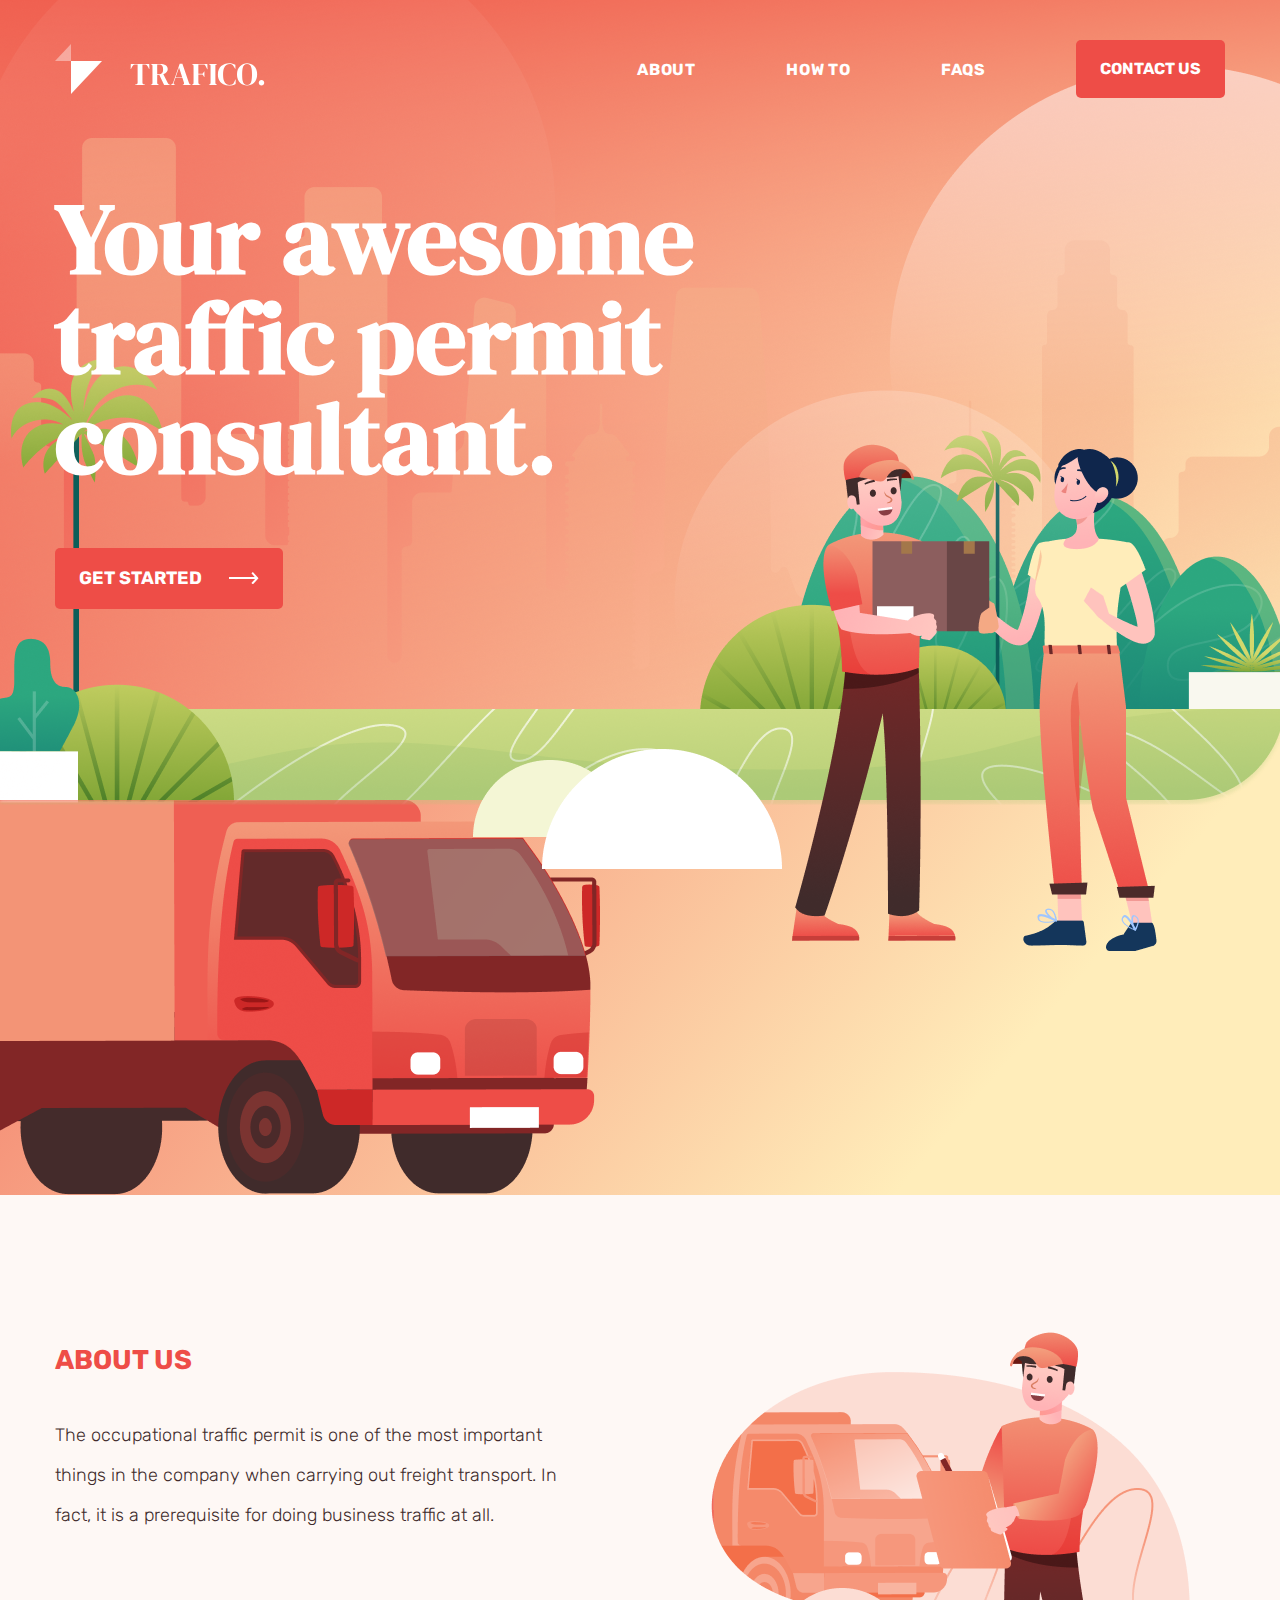
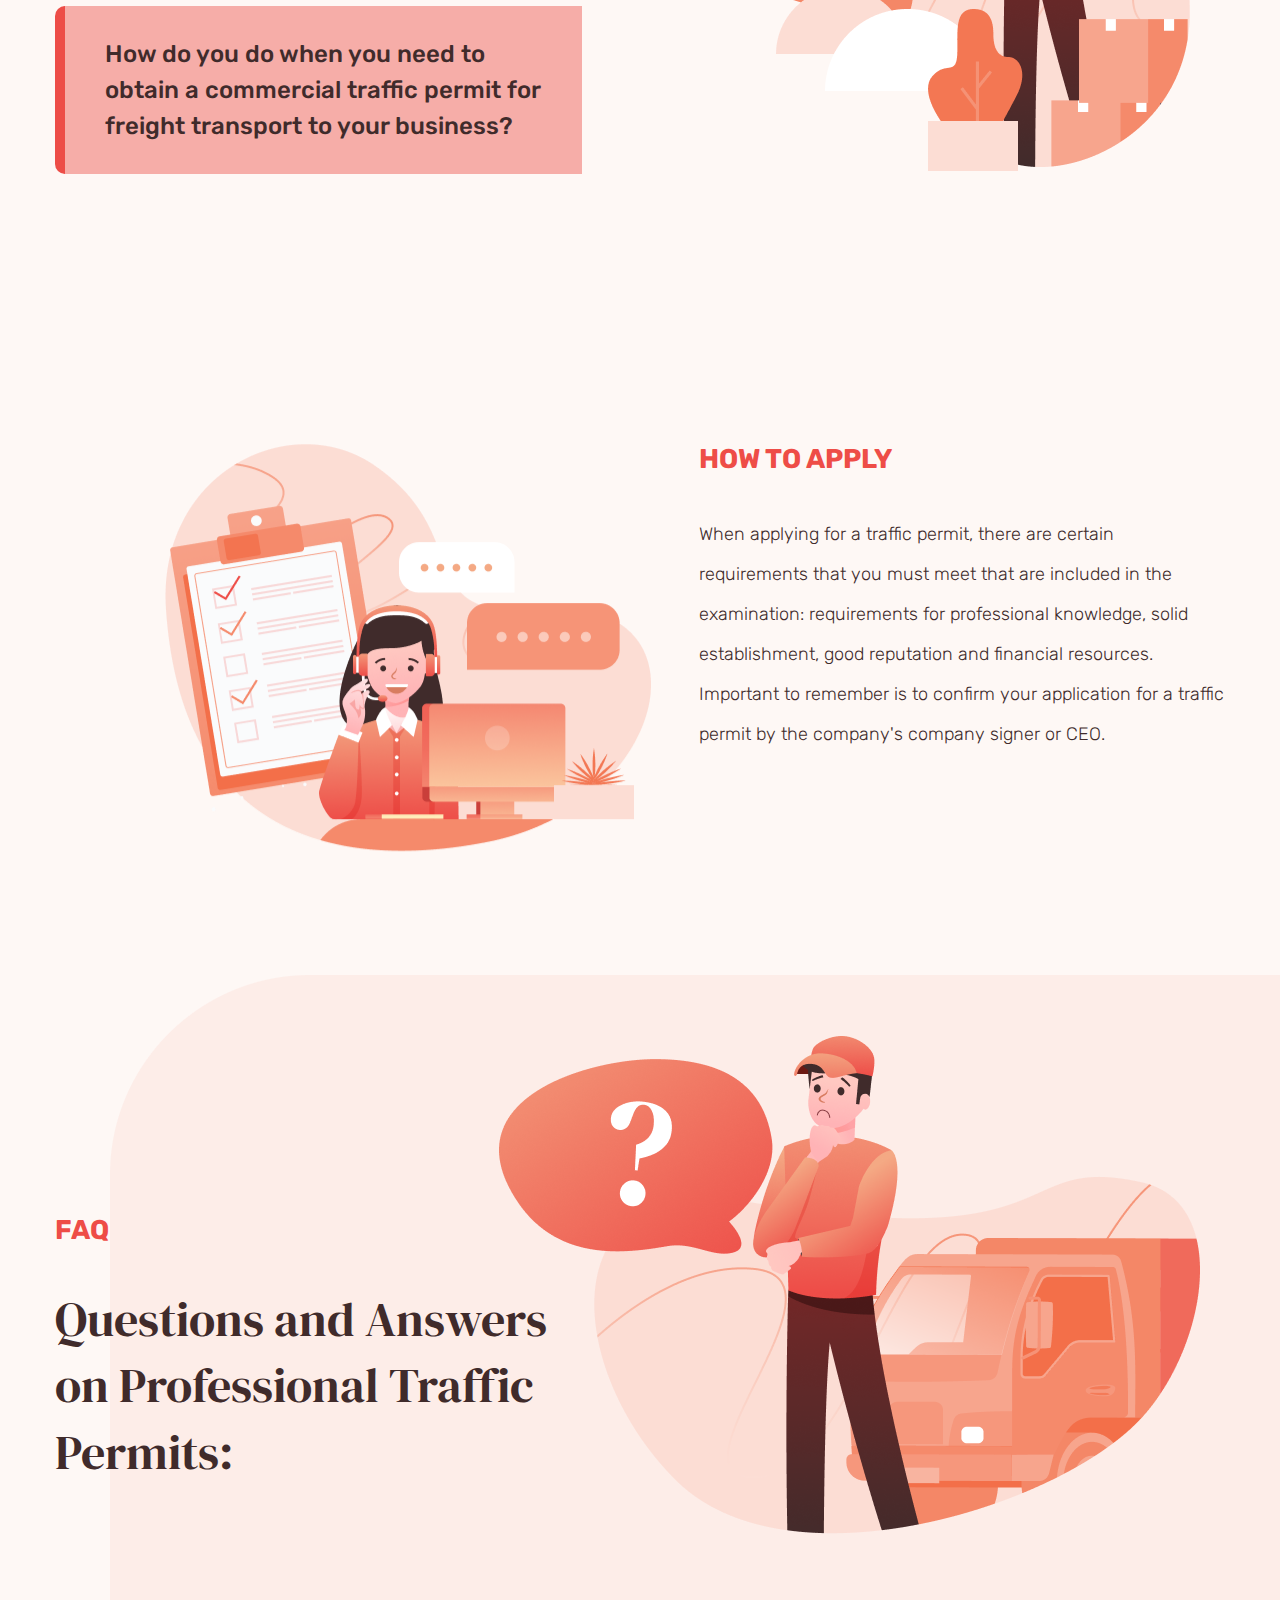
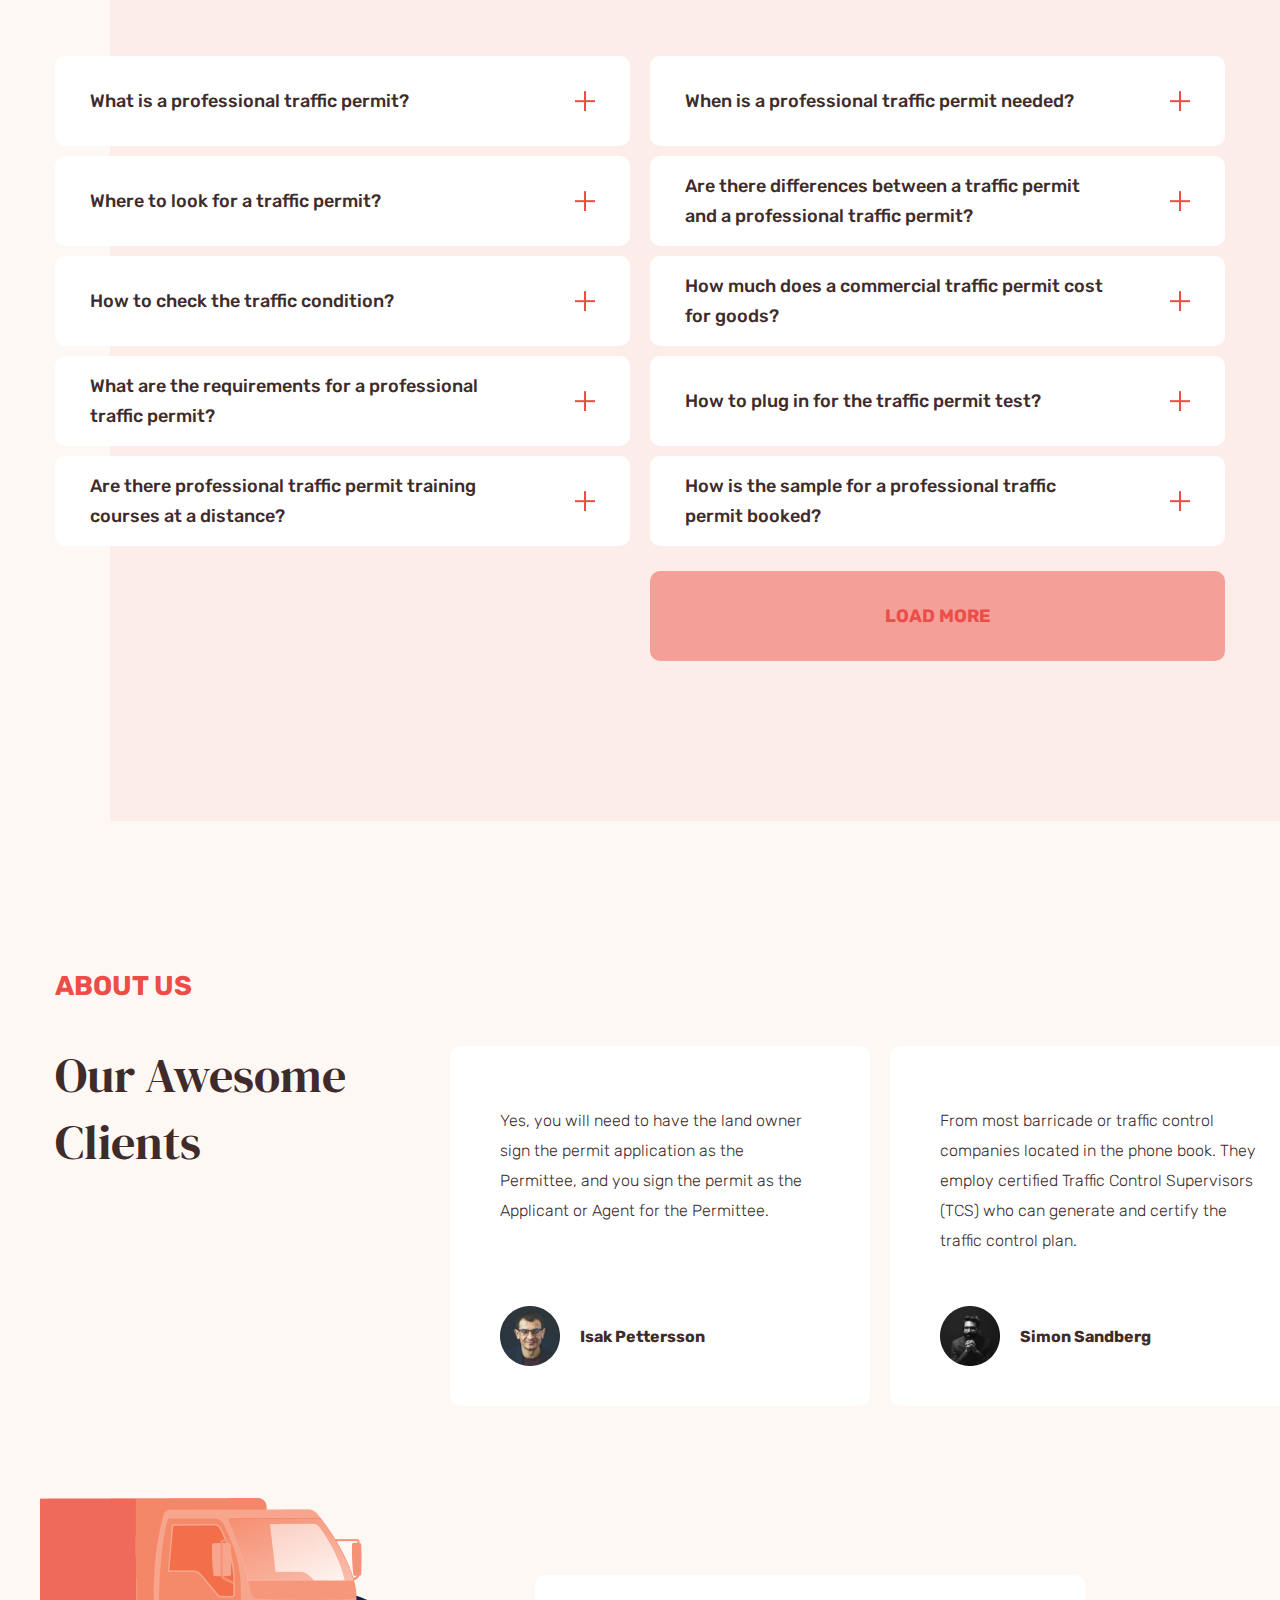
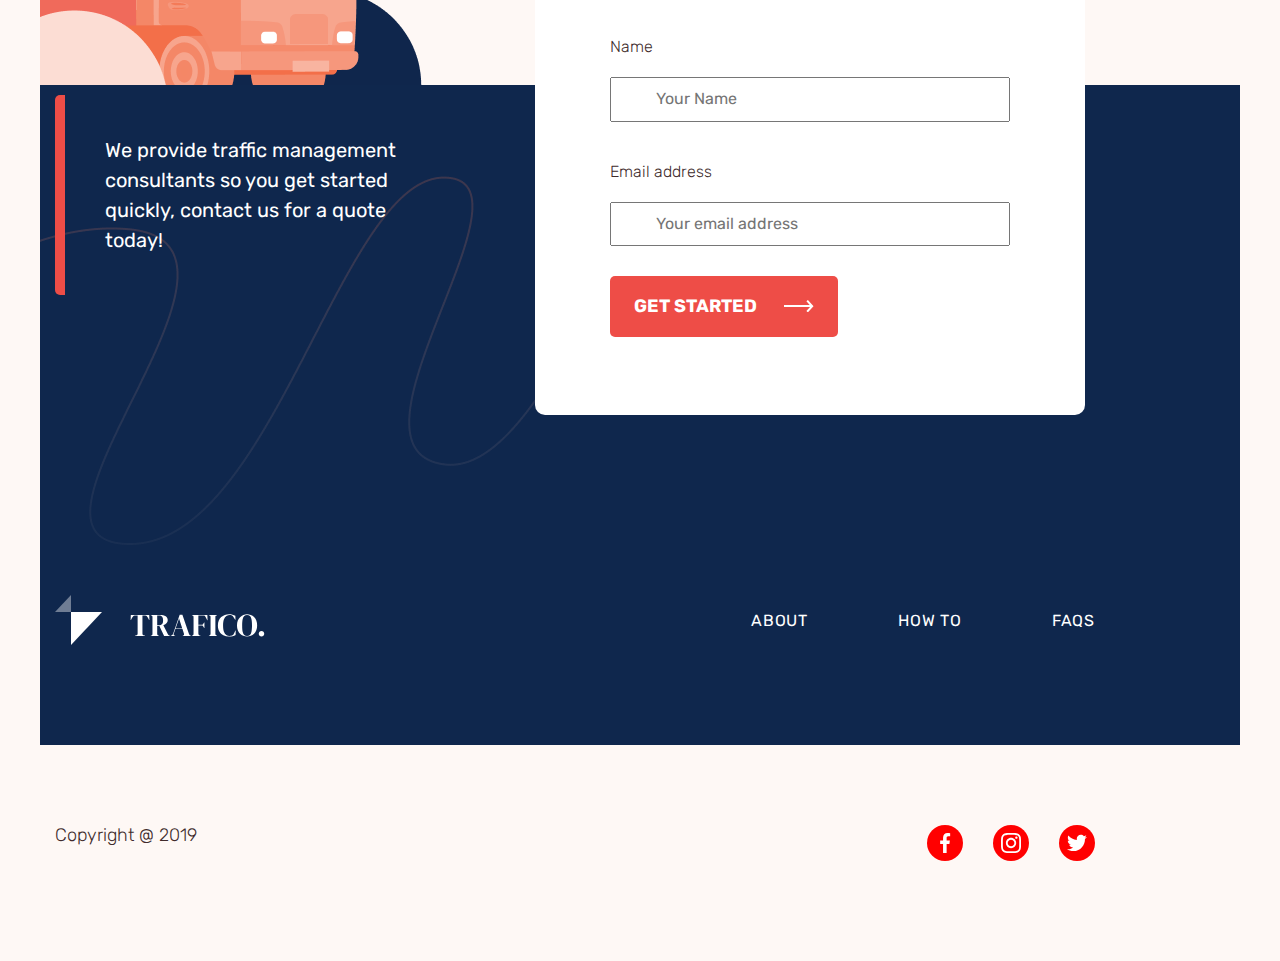
<file: index.html>
<!DOCTYPE html>
<html lang="en">
<head>
    <meta charset="UTF-8">
    <meta name="viewport" content="width=device-width, initial-scale=1.0">
    <title>Document</title>
    <link href="https://fonts.googleapis.com/css2?family=DM+Serif+Display&family=Rubik:wght@400;500;700;900&display=swap" rel="stylesheet">
    <link rel="stylesheet" href="https://cdnjs.cloudflare.com/ajax/libs/modern-normalize/0.6.0/modern-normalize.min.css">  
    <link rel="stylesheet" href="./css/styles.css">
    
</head>

<body class="page">

    <header class="header">
             
        
        <div class="container ">

           
            
            <nav class="navigation">

                <a href="./index.html"> 
                    <img src="./images/logo.svg" alt="логотип компании" class="logo">
                </a>

                 

                <ul class="navigation-list">

                    <li  class="navigation-item"> <a href="" class="navigation-link"> ABOUT </a> </li>
                    <li  class="navigation-item" > <a href="./howto.html" class="navigation-link"> HOW TO</a>  </li>
                    <li  class="navigation-item"> <a href="" class="navigation-link" > FAQS </a>  </li>
                    <li  class="navigation-item"> <button class="btn"> CONTACT US </button> </li>
                </ul>
                
            </nav>

            <h1 class="header-title"> Your awesome traffic permit consultant. </h1>
            
            <button class="btn header-btn"> GET STARTED <span class="arrow-icon"> </span>  </button>
            
             
        </div>
        
    </header>

    <main>

         

        <section class="section ">
            
            <div class="container block-about">

                <div class="content-container">
                    <h2 class="section-title"> ABOUT US </h2>
                    <p class="section-text"> The occupational traffic permit is one of the most important things
                        in the company when carrying out freight transport. In fact,
                        it is a prerequisite for doing business traffic at all. 
                    </p>

                    <div class="notify-paragraph">

                        <p class="notify-text" >
                        How do you do when you need to obtain a commercial traffic permit 
                        for freight transport to your business?

                        </p>


                    </div>


                </div>
             
            </div>

        </section>

        <section class="section ">
            
            <div class="container block-how-to-apply">

                <div class="content-container">
                    <h2 class="section-title"> HOW TO APPLY </h2>
                    <p class="section-text"> When applying for a traffic permit, there are certain requirements that you must meet that are included in the examination: requirements for professional knowledge, solid establishment, good reputation and financial resources. Important to remember is to confirm your application for a traffic permit by the company's company signer or CEO.
                    </p>

                

                </div>

            </div>
                
            
           
        </section>

        <section class="section  ">

            
            <div class="container block-faq">

                <h2 class="section-title "> FAQ </h2>

                 <p class="faq-text"> Questions and Answers <br> on Professional Traffic <br> Permits: </p>
       
                <ul class="faq-list">

                    <li class="faq-item">

                   
                        <h3 class="faq-question"> What is a professional traffic permit?  </h3>
                        <span class="icon-plus">  </span>
                    
                    
                    </li>

                    <li class="faq-item">

                        <h3 class="faq-question">When is a professional traffic permit needed?</h3>
                        <span class="icon-plus">  </span>
                    
                    </li>

                    <li class="faq-item">

                        <h3 class="faq-question">Where to look for a traffic permit?</h3>
                        <span class="icon-plus">  </span>

                    </li>

                    <li class="faq-item">

                        <h3 class="faq-question">Are there differences between a traffic permit and a professional traffic permit?</h3> 
                        <span class="icon-plus">  </span>

                    </li>

                    <li class="faq-item">

                        <h3 class="faq-question"> How to check the traffic condition? </h3>
                        <span class="icon-plus">  </span>

                    </li>

                    <li class="faq-item">

                        <h3 class="faq-question">How much does a commercial traffic permit cost for goods?</h3>
                        <span class="icon-plus">  </span>
                    
                    </li>

                    <li class="faq-item">

                        <h3 class="faq-question">What are the requirements for a professional traffic permit?</h3>
                        <span class="icon-plus">  </span>

                    </li>

                    <li class="faq-item">

                    <h3 class="faq-question"> How to plug in for the traffic permit test? </h3>
                    <span class="icon-plus">  </span>

                    </li>

                    <li class="faq-item">

                        <h3 class="faq-question"> Are there professional traffic permit training courses at a distance? </h3>
                        <span class="icon-plus">  </span>

                    </li>

                    <li class="faq-item">

                        <h3 class="faq-question">  How is the sample for a professional traffic permit booked? </h3>
                        <span class="icon-plus">  </span>

                    </li>

                    

                </ul>

                <button class="faq-button">  LOAD MORE    </button>

            </div>
       
       
        </section>

        <section class="section">

            <div class="container block-about-us">

                <h2 class="section-title"> ABOUT US </h2>

                <p class="about-us-text"> Our Awesome <br> Clients </p>

                <ul class="about-us__list">

                    <li class="about-us__item">
                        <p class="about-us__text"> Yes, you will need to have the land owner sign the permit application as the Permittee, and you sign the permit as the Applicant or Agent for the Permittee. </p>

                        <div class="about-us__content-container">
                            <img src="./images/client-1.jpg" alt="фото первого клиента" width="60" height="60">
                            <h3 class="about-us__name"> Isak Pettersson </h3>
                        </div>
                    </li>

                    <li class="about-us__item">
                        <p class="about-us__text"> From most barricade or traffic control companies located in the phone book. They employ certified Traffic Control Supervisors (TCS) who can generate and certify the traffic control plan. </p>

                        <div class="about-us__content-container">
                            <img src="./images/client-2.jpg" alt="фото второго клиента " width="60" height="60">
                            <h3 class="about-us__name" > Simon Sandberg </h3>
                        </div>

                    </li>
                    
                </ul>

            </div>

        </section>

       

    </main>

    <footer class="footer">
        
        <div class="container footer-container">

            <div class="form-container">

                <div class="notice-container"> 
                    <p class="notice-text"> We provide traffic management consultants so you get
                    started quickly, contact us for a quote today!
                    </p>
                </div>

                <form class="footer-form">  

                    <div class="form-field">
                        
                        <label for="Name"> Name </label>

                        <input type="text" id="Name" placeholder=" Your Name ">

                    </div>
            
                    <div class="form-field">

                        <label for="Email"> Email address </label>
                        <input type="text" id="Email"  placeholder=" Your email address ">

                    </div>
          
                    <button class="btn header-btn"> GET STARTED <span class="arrow-icon"> </span>  </button>

                </form>


            </div>

            <nav class="navigation">

                <a href="./index.html">
                     <img src="./images/logo.svg" alt="логотип компании" class="logo">
                </a>

                <ul class="navigation-list ">

                    <li  class="navigation-item"> <a href="" class="navigation-link"> ABOUT </a> </li>
                    <li  class="navigation-item" > <a href="./howto.html" class="navigation-link"> HOW TO</a>  </li>
                    <li  class="navigation-item"> <a href="" class="navigation-link" > FAQS </a>  </li>
                   
                </ul>
                
            </nav>


        </div>

        <div class="container footer-bottom">

            <p class="copyright"> Copyright @ 2019 </p>

            <ul class=" social-list">


                <li class="social-item">

                    <a href="" aria-label="Facebook" class="social-links">

                        <svg class="social-icon" width="20" height="20" >

                            <use href="./images/symb.svg#icon-social-link-facebook"> </use>

                        </svg>

                    </a>

                </li>
                        
                <li class="social-item">


                    <a href="" aria-label="Instagram" class="social-links">

                        <svg class="social-icon" width="20" height="20" >

                            <use href="./images/symb.svg#icon-social-link-instagram"> </use>

                        </svg>

                    </a>

                               
                </li>

                <li class="social-item">

                    <a href="" aria-label="Twitter" class="social-links">

                        <svg class="social-icon" width="20" height="20" >

                            <use href="./images/symb.svg#icon-social-link-twitter"> </use>

                        </svg>

                    </a>

                </li>

                                

                                
                                
                               
            </ul>


        </div>

    </footer>
    
    
</body>

</html>
</file>
<file: css/styles.css>
html {
	box-sizing: border-box;
}

*,
*::before,
*::after {
	box-sizing: inherit;
}

img {
	display: block;
}
svg {
	display: block;
	max-width: 100%;
	height: auto;
}

a {
	display: block;
}

:root {
	--main-background: #fef8f5;
	--header-title-and-bcg-item: white;
	--accent-text: #ee4d47;
	--main-color-text: #402b2b;
}
.page {
	background: var(--main-background);

	font-family: Rubik;
	font-size: 18px;
	color: var(--main-color-text);
	margin-left: auto;
	margin-right: auto;
}

.container {
	width: 1200px;
	padding-left: 15px;
	padding-right: 15px;
	margin-left: auto;
	margin-right: auto;
}

.header {
	position: relative;
	height: 1195px;
	max-width: 1600px;
	margin-left: auto;
	margin-right: auto;

	background-color: var(--main-background);
	background-image: url(../images/main-bcg.png), url(../images/mobel.png),
		linear-gradient(310.49deg, #ffedba 16.76%, #ee4d47 92%);
	background-repeat: no-repeat, no-repeat, no-repeat;
	background-position: 0 0, bottom left, 0 0;
}
.logo {
	fill: white;
	width: 212px;
	height: 50px;
	display: block;
}
.btn {
	background: #ee4d47;
	border-radius: 5px;
	border: 0px;
	padding: 20px 24px;
	color: var(--header-title-and-bcg-item);
	font-weight: bold;
	cursor: pointer;
}
.arrow-icon {
	display: inline-block;
	width: 30px;
	height: 12px;
	background-image: url(../images/arrow-right.svg);
	background-repeat: no-repeat;
	margin-left: 23px;
}
.header-title {
	font-family: DM Serif Display;
	color: var(--header-title-and-bcg-item);
	font-size: 100px;
	line-height: 100%;
	width: 741px;
	height: 300px;
	margin-bottom: 60px;
	margin-top: 0px;
}
.navigation {
	display: flex;
	align-items: center;
	padding-top: 40px;
	margin-bottom: 90px;
}
.navigation-list {
	list-style: none;
	display: flex;
	align-items: center;
	margin-left: auto;
	margin-top: 0;
	margin-bottom: 0;
	padding-left: 0;
}
.navigation-item {
	font-weight: bold;
	font-size: 16px;
	line-height: 19px;
	letter-spacing: 0.05em;
	font-style: normal;
}
.navigation-item:not(:last-child) {
	margin-right: 90px;
}
.navigation-link {
	text-decoration: none;
	color: #ffffff;
}
.block-about {
	display: flex;
	background-image: url(../images/image-1.png);
	background-repeat: no-repeat;
	background-position: right;
	padding-top: 150px;
	padding-bottom: 150px;
}
.content-container {
	width: 45%;
}

.section:nth-child(3n) {
	background-image: url(../images/bcg-faq.png);
	background-repeat: no-repeat;
	background-position: right 0;
}
.section-title {
	margin: 0px;
	color: var(--accent-text);
	margin-bottom: 40px;
}
.section-text {
	font-weight: 300;
	font-size: 18px;
	line-height: 2.22;
	margin-top: 0px;
	margin-bottom: 70px;
}
.notify-paragraph {
	background: #ED4D4770;
	padding: 30px 40px;
	border-left: 10px solid #ed4d47;
	border-bottom-left-radius: 10px;
	border-top-left-radius: 10px;
}
.notify-text {
	font-weight: 500;
	font-size: 24px;
	line-height: 1.5;
	color: #402b2b;
	margin: 0px;
}
.block-how-to-apply {
	padding-top: 120px;
	padding-bottom: 150px;
	background-image: url(../images/image-2.png);
	background-repeat: no-repeat;
}
.block-how-to-apply .content-container {
	margin-left: auto;
}
.block-faq {
	position: relative;
	padding-top: 240px;
	padding-bottom: 240px;
	background-image: url(../images/delivery-man-why.png), url(../images/delivery-man.png);
	background-repeat: no-repeat;
	background-position: top 84px right 467px, top 61px right 40px;
}
.faq-text {
	font-family: DM Serif Display;
	font-size: 48px;
	line-height: 1.39;
	margin-top: 0px;
	margin-bottom: 170px;
}
.faq-list {
	list-style: none;
	display: flex;
	flex-wrap: wrap;
	align-items: flex-end;
	margin: 0px 0px 25px 0px;
	padding: 0px;
}
.faq-item {
	position: relative;
	align-items: flex-end;
	margin-right: 20px;
	margin-bottom: 10px;
	width: calc((100% - 20px) / 2);
	height: 90px;
	padding: 15px 115px 15px 35px;
	border-radius: 10px;
	background-color: #fff;
	display: flex;
	align-items: center;
}
.faq-item:nth-child(2n) {
	margin-right: 0px;
}
.faq-item:hover {
	box-shadow: 0px 20px 40px rgba(238, 77, 71, 0.1);
}
.faq-question {
	margin: 0px;
	font-family: Rubik;
	font-style: normal;
	font-weight: 500;
	font-size: 18px;
	line-height: 30px;
	color: #402b2b;
}
.faq-question-last {
	font-weight: 700;
	color: #ed4d47;
}
.icon-plus {
	position: absolute;
	z-index: 100;
	right: 35px;
	display: inline-block;
	width: 20px;
	height: 20px;
	background-image: url(../images/icon-plus.svg);
}
.faq-button {
	position: absolute;
	bottom: 160px;
	right: 15px;
	border: none;
	border-radius: 10px;
	padding: 30px;
	background: #ed4d477d;
	width: 575px;
	height: 90px;
	font-weight: bold;
	font-size: 18px;
	line-height: 30px;
	color: #ed4d47;
}
.faq-button::before {
	content: "";
	width: 20px;
	height: 20px;
	background-image: url(../images/icon-plus.svg);
	background-repeat: no-repeat;
	background-size: contain;
}
.block-about-us {
	position: relative;
	padding-bottom: 300px;
	padding-top: 150px;
}
.about-us-text {
	font-family: DM Serif Display;
	font-size: 48px;
	line-height: 1.39;
	color: #402b2b;
	margin-top: 0px;
	margin-bottom: 0px;
}
.about-us__list {
	position: absolute;
	right: -90px;
	top: 225px;
	list-style: none;
	display: flex;
	padding-left: 0px;
	margin: 0px;
}
.about-us__item {
	width: 420px;
	height: 360px;
	background-color: #fff;
	margin-right: 20px;
	border-radius: 10px;
	padding: 60px 50px 40px 50px;
}
.about-us__item:hover {
	box-shadow: 0px 20px 40px rgba(238, 77, 71, 0.1);
}
.about-us__text {
	font-weight: 300;
	font-size: 16px;
	line-height: 1.87;
	margin-top: 0px;
	margin-bottom: 30px;
	height: 170px;
}
.about-us__content-container {
	display: flex;
}
.about-us__name {
	font-weight: bold;
	font-size: 16px;
	line-height: 1.87;
	margin-left: 20px;
}
.footer {
	margin-right: auto;
	margin-left: auto;
}
.footer-container {
	padding-top: 100px;
	padding-bottom: 100px;
	background-image: url(../images/footer-second-bg.png), url(../images/footer-main-bg.jpg),
		url(../images/footer-bg-car.png);
	background-repeat: no-repeat, no-repeat, no-repeat;
	background-position: top 213px left 0px, left 0px top 210px, top 23px left 0px;
}
.form-container {
	display: flex;
	align-items: center;
	margin-bottom: 180px;
}
.notice-container {
	color: white;
	border-left: 10px solid #ed4d47;
	border-radius: 5px;
	padding: 40px 0px 40px 40px;
	margin-right: 100px;
}
.notice-text {
	width: 330px;
	margin: 0px;
	line-height: 1.5;
	font-style: normal;
	font-weight: normal;
	font-size: 20px;
}
.footer-form {
	width: 550px;
	height: 440px;
	background-color: #fff;
	border-radius: 10px;
	padding: 52px 75px;
}
.form-field {
	display: flex;
	flex-direction: column;
	font-family: Rubik;
	font-style: normal;
	font-weight: 300;
	font-size: 16px;
	line-height: 2.5;
	color: #402b2b;
}
.form-field label {
	margin-bottom: 10px;
}
.form-field input {
	margin-bottom: 30px;
	padding: 11px 40px;
}
.form-field input:focus {
	border: 3px solid #ee4d47;
	box-shadow: 0px 20px 40px rgba(238, 77, 71, 0.2);
	border-radius: 5px;
}
.form-field input:not(:placeholder-shown) {
	font-weight: bold;
	font-size: 18px;
	padding: 11px 40px;
	color: #402b2b;
}
.footer .navigation {
	padding: 0px;
	margin: 0px;
}
.footer .navigation-list {
	padding-right: 130px;
	padding-bottom: 10px;
	padding-top: 10px;
}
.footer .navigation-item {
	font-weight: normal;
	font-style: normal;
	font-size: 16px;
	letter-spacing: 0.05em;
}
.footer-bottom {
	display: flex;
	padding-bottom: 100px;
	padding-top: 80px;
}
.social-list {
	list-style: none;
	margin: 0px;
	padding: 0px 130px 0px 0px;
	display: flex;
	margin-left: auto;
}
.social-item:not(:last-child) {
	margin-right: 30px;
}
.social-links {
	display: flex;
	justify-content: center;
	align-items: center;
	width: 36px;
	height: 36px;
	border-radius: 50%;
	background-color: red;
}
.social-icon {
	fill: white;
}
.copyright {
	padding: 0px;
	margin: 0px;
	font-weight: 300;
}
</file>
